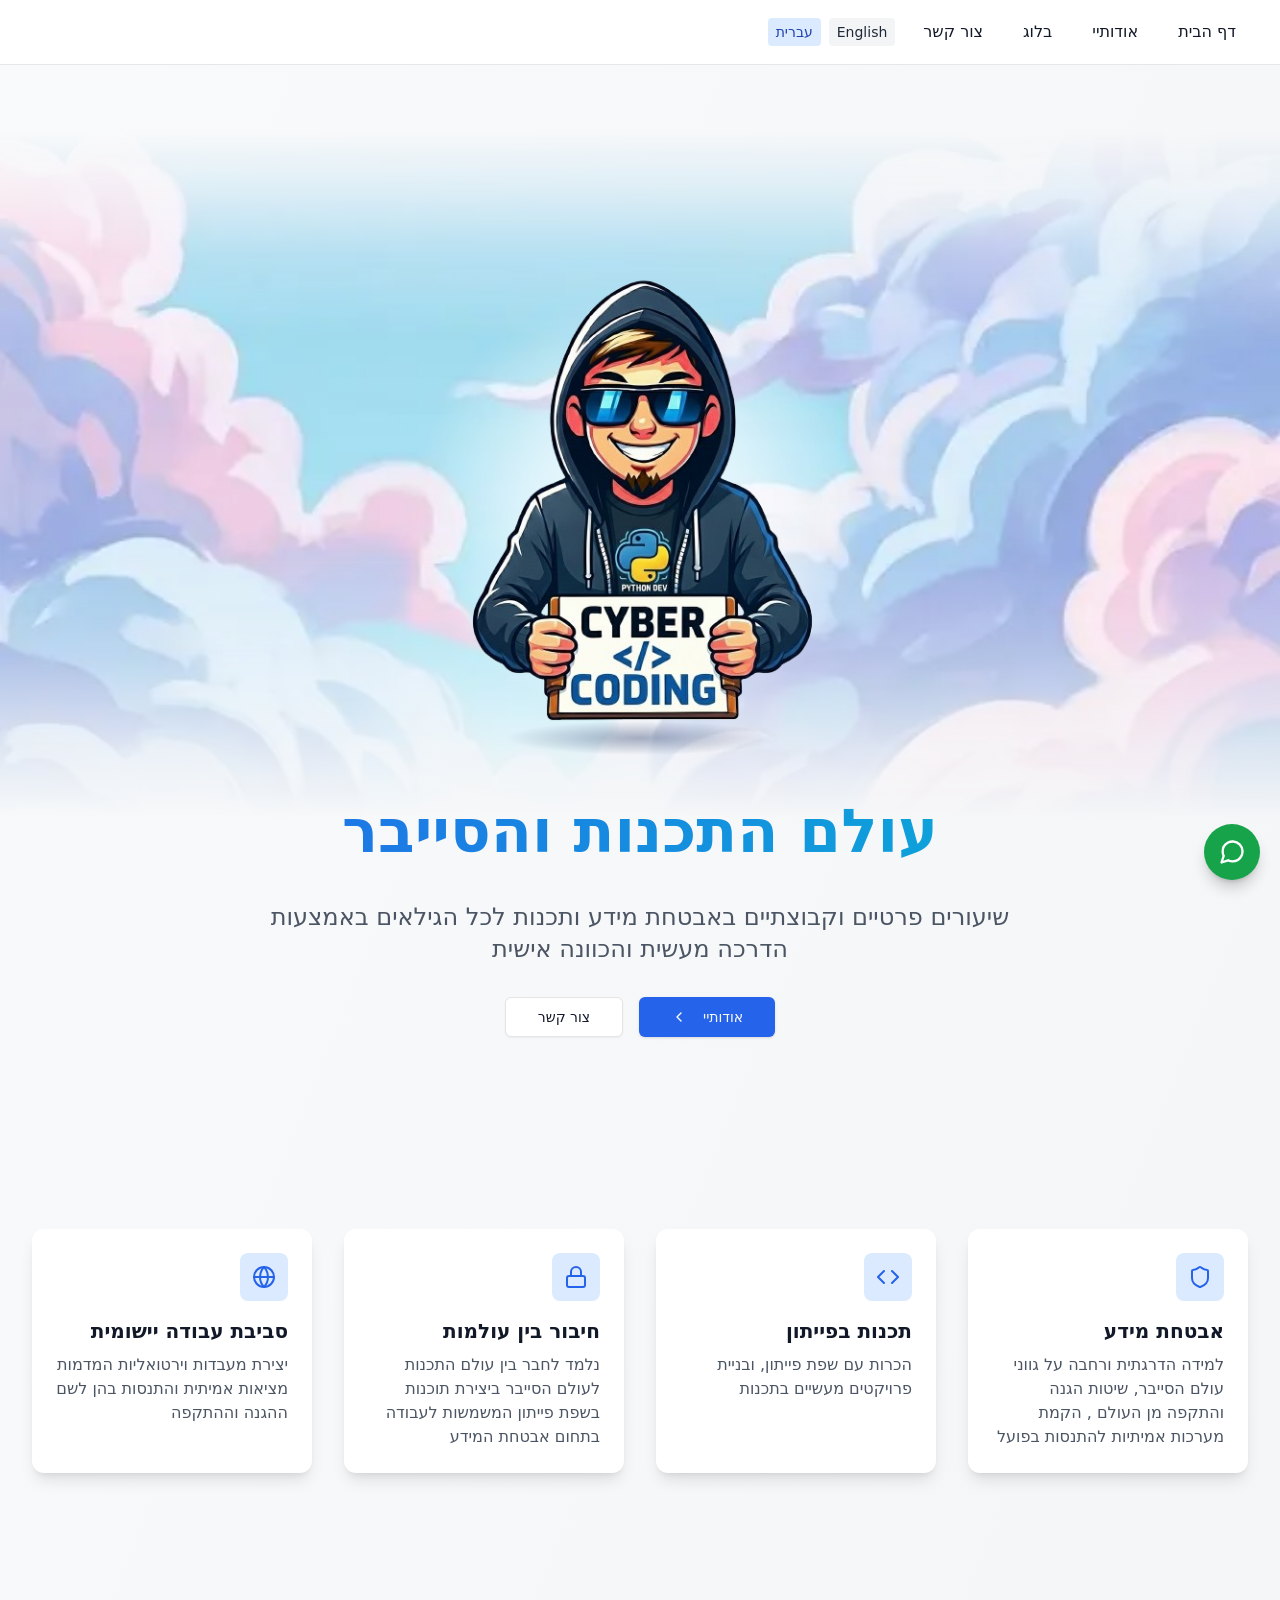
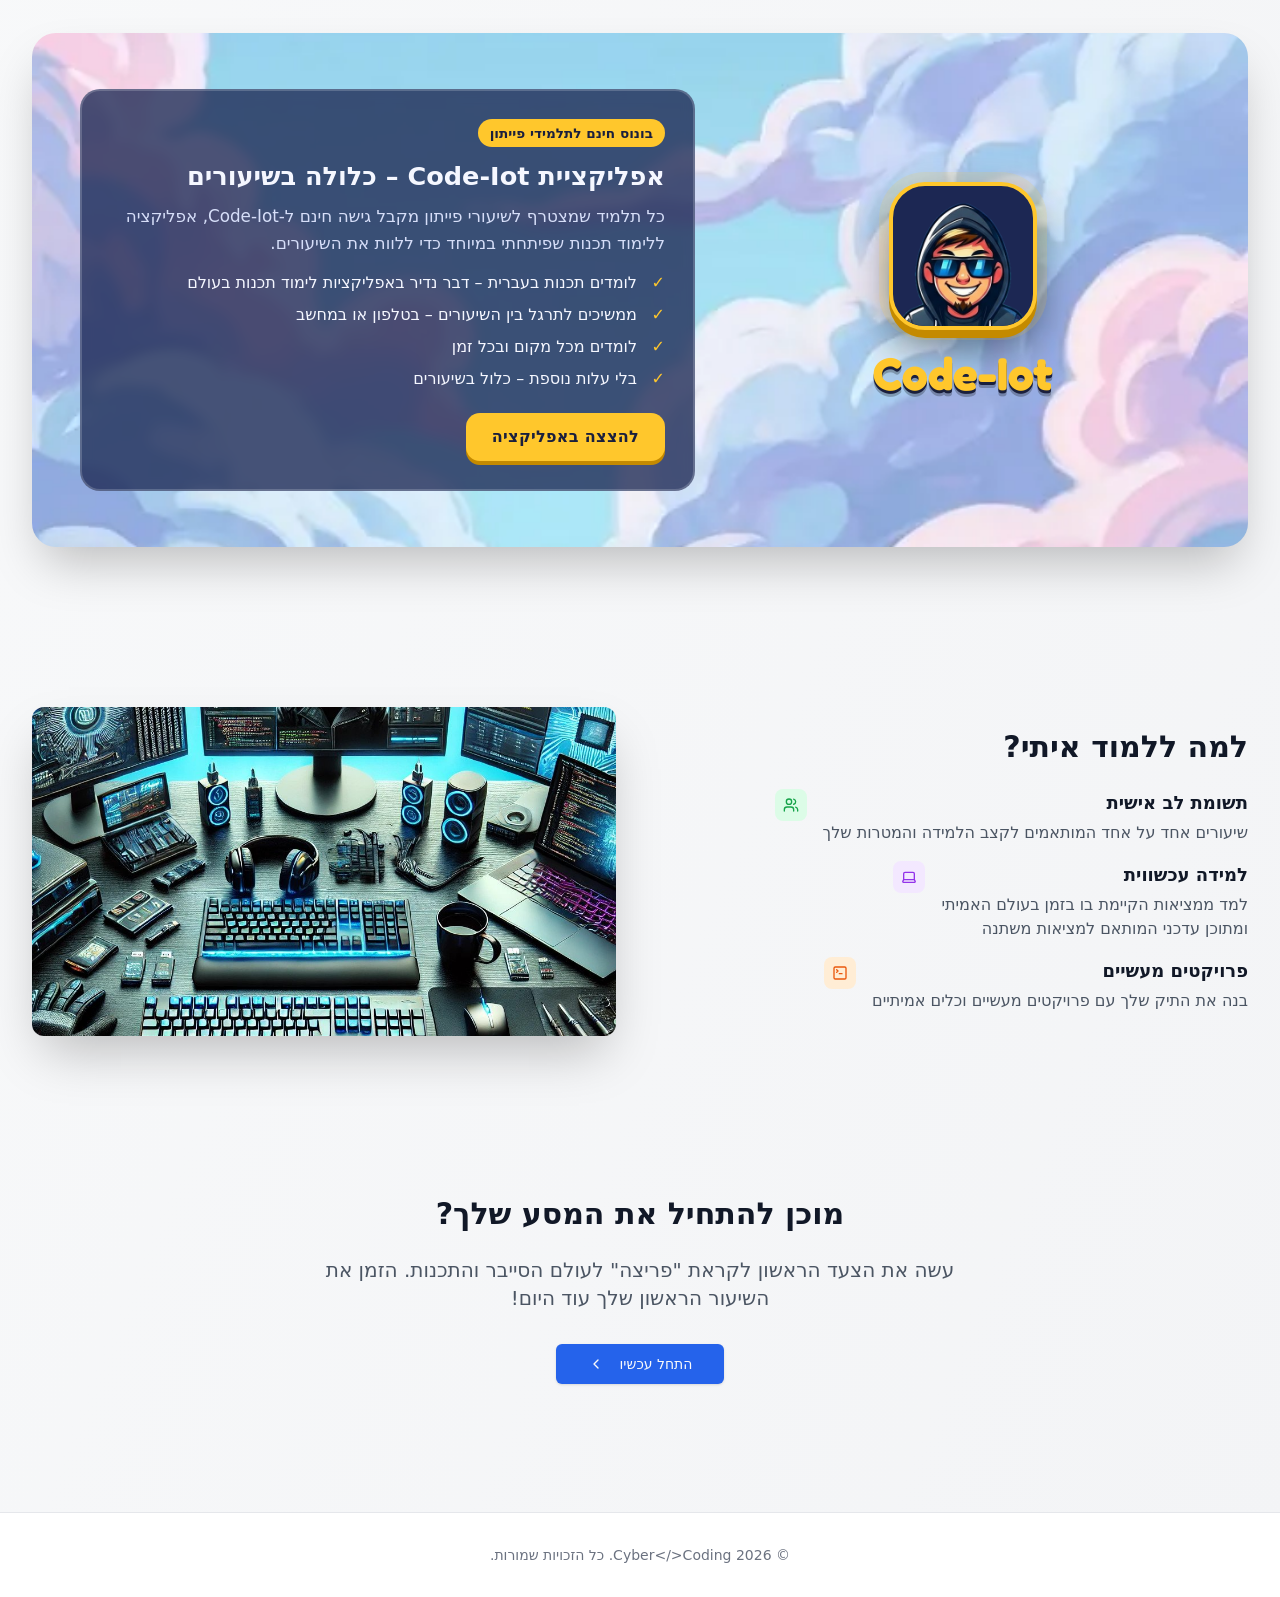
<file: index.html>
<!DOCTYPE html>
<html lang="he" dir="rtl">
<head>
  <meta charset="utf-8">
  <meta name="viewport" content="width=device-width, initial-scale=1.0">
  <title>Cyber&lt;/&gt;Coding | שיעורים פרטיים בסייבר ותכנות</title>
  <meta name="description" content="שיעורים פרטיים וקבוצתיים באבטחת מידע ותכנות בפייתון לכל הגילאים, באמצעות הדרכה מעשית והכוונה אישית.">
  <link rel="canonical" href="https://cybercodingil.github.io/">
  <meta name="theme-color" content="#2563eb">

  <!-- Link previews (WhatsApp, Facebook, LinkedIn, X) -->
  <meta property="og:type" content="website">
  <meta property="og:site_name" content="Cyber&lt;/&gt;Coding">
  <meta property="og:locale" content="he_IL">
  <meta property="og:locale:alternate" content="en_US">
  <meta property="og:title" content="Cyber&lt;/&gt;Coding | שיעורים פרטיים בסייבר ותכנות">
  <meta property="og:description" content="שיעורים פרטיים וקבוצתיים באבטחת מידע ותכנות בפייתון לכל הגילאים, באמצעות הדרכה מעשית והכוונה אישית.">
  <meta property="og:url" content="https://cybercodingil.github.io/">
  <meta property="og:image" content="https://cybercodingil.github.io/assets/img/og-image.jpg">
  <meta property="og:image:width" content="1200">
  <meta property="og:image:height" content="630">
  <meta property="og:image:alt" content="Cyber&lt;/&gt;Coding – עולם התכנות והסייבר">
  <meta name="twitter:card" content="summary_large_image">

  <link rel="icon" type="image/png" href="./assets/img/favicon.png">
  <link rel="apple-touch-icon" href="./assets/img/favicon.png">
  <link rel="preconnect" href="https://fonts.googleapis.com">
  <link rel="preconnect" href="https://fonts.gstatic.com" crossorigin>
  <link rel="stylesheet" href="https://fonts.googleapis.com/css2?family=Fira+Code:wght@500&family=Fredoka:wght@700&display=swap">
  <link rel="stylesheet" href="./assets/css/tailwind.css">
  <link rel="stylesheet" href="./assets/css/site.css">
  <!-- Umami analytics: cookie-free visit and click statistics. Counts only on the live domain. -->
  <script defer src="https://cloud.umami.is/script.js" data-website-id="6c8427b1-e355-451a-9a4e-f69b61891366" data-domains="cybercodingil.github.io"></script>
  <script>
    // Hebrew is the default; switch direction before first paint if the visitor chose English.
    try { if (localStorage.getItem("language") === "en") { document.documentElement.dir = "ltr"; document.documentElement.lang = "en"; } } catch (e) {}
  </script>
</head>
<body data-page="Home" data-root="./">
  <div id="app"></div>
  <noscript>יש להפעיל JavaScript כדי לצפות באתר. Please enable JavaScript to view this site.</noscript>
  <script src="./assets/js/app.js" defer></script>
</body>
</html>
</file>
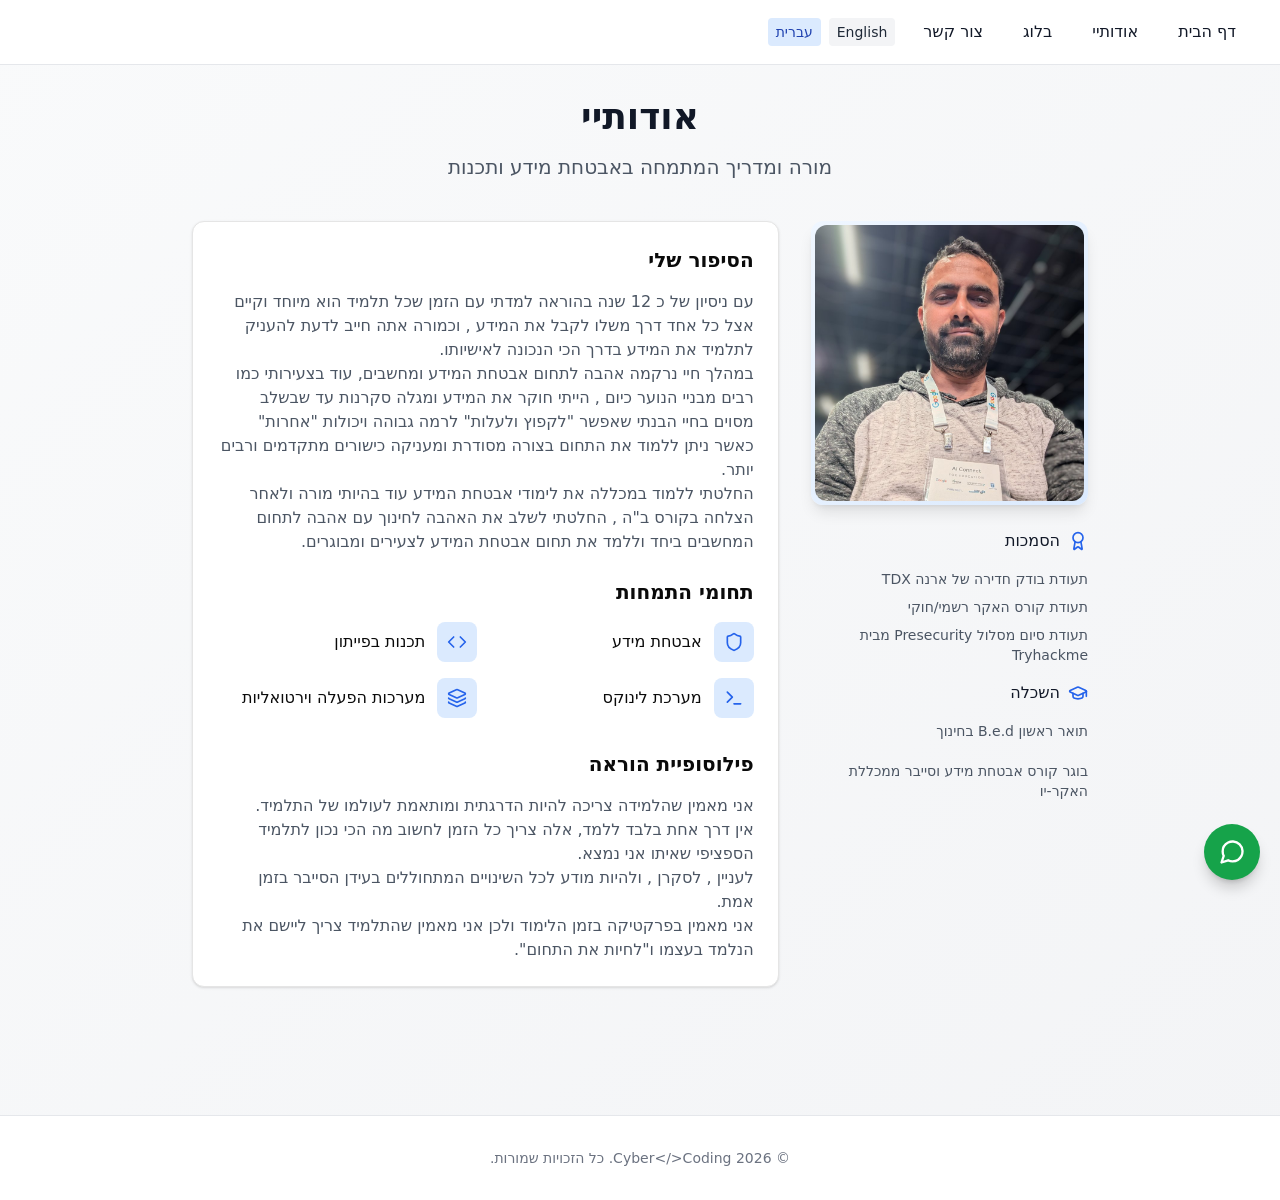
<file: AboutMe/index.html>
<!DOCTYPE html>
<html lang="he" dir="rtl">
<head>
  <meta charset="utf-8">
  <meta name="viewport" content="width=device-width, initial-scale=1.0">
  <title>אודותיי | Cyber&lt;/&gt;Coding</title>
  <meta name="description" content="מורה עם כ-12 שנות ניסיון בהוראה, בוגר קורס אבטחת מידע וסייבר, המלמד סייבר ותכנות בפייתון לצעירים ומבוגרים.">
  <link rel="canonical" href="https://cybercodingil.github.io/AboutMe/">
  <meta name="theme-color" content="#2563eb">

  <!-- Link previews (WhatsApp, Facebook, LinkedIn, X) -->
  <meta property="og:type" content="website">
  <meta property="og:site_name" content="Cyber&lt;/&gt;Coding">
  <meta property="og:locale" content="he_IL">
  <meta property="og:locale:alternate" content="en_US">
  <meta property="og:title" content="אודותיי | Cyber&lt;/&gt;Coding">
  <meta property="og:description" content="מורה עם כ-12 שנות ניסיון בהוראה, בוגר קורס אבטחת מידע וסייבר, המלמד סייבר ותכנות בפייתון לצעירים ומבוגרים.">
  <meta property="og:url" content="https://cybercodingil.github.io/AboutMe/">
  <meta property="og:image" content="https://cybercodingil.github.io/assets/img/og-image.jpg">
  <meta property="og:image:width" content="1200">
  <meta property="og:image:height" content="630">
  <meta property="og:image:alt" content="Cyber&lt;/&gt;Coding – עולם התכנות והסייבר">
  <meta name="twitter:card" content="summary_large_image">

  <link rel="icon" type="image/png" href="../assets/img/favicon.png">
  <link rel="apple-touch-icon" href="../assets/img/favicon.png">
  <link rel="preconnect" href="https://fonts.googleapis.com">
  <link rel="preconnect" href="https://fonts.gstatic.com" crossorigin>
  <link rel="stylesheet" href="https://fonts.googleapis.com/css2?family=Fira+Code:wght@500&family=Fredoka:wght@700&display=swap">
  <link rel="stylesheet" href="../assets/css/tailwind.css">
  <link rel="stylesheet" href="../assets/css/site.css">
  <!-- Umami analytics: cookie-free visit and click statistics. Counts only on the live domain. -->
  <script defer src="https://cloud.umami.is/script.js" data-website-id="6c8427b1-e355-451a-9a4e-f69b61891366" data-domains="cybercodingil.github.io"></script>
  <script>
    // Hebrew is the default; switch direction before first paint if the visitor chose English.
    try { if (localStorage.getItem("language") === "en") { document.documentElement.dir = "ltr"; document.documentElement.lang = "en"; } } catch (e) {}
  </script>
</head>
<body data-page="AboutMe" data-root="../">
  <div id="app"></div>
  <noscript>יש להפעיל JavaScript כדי לצפות באתר. Please enable JavaScript to view this site.</noscript>
  <script src="../assets/js/app.js" defer></script>
</body>
</html>
</file>
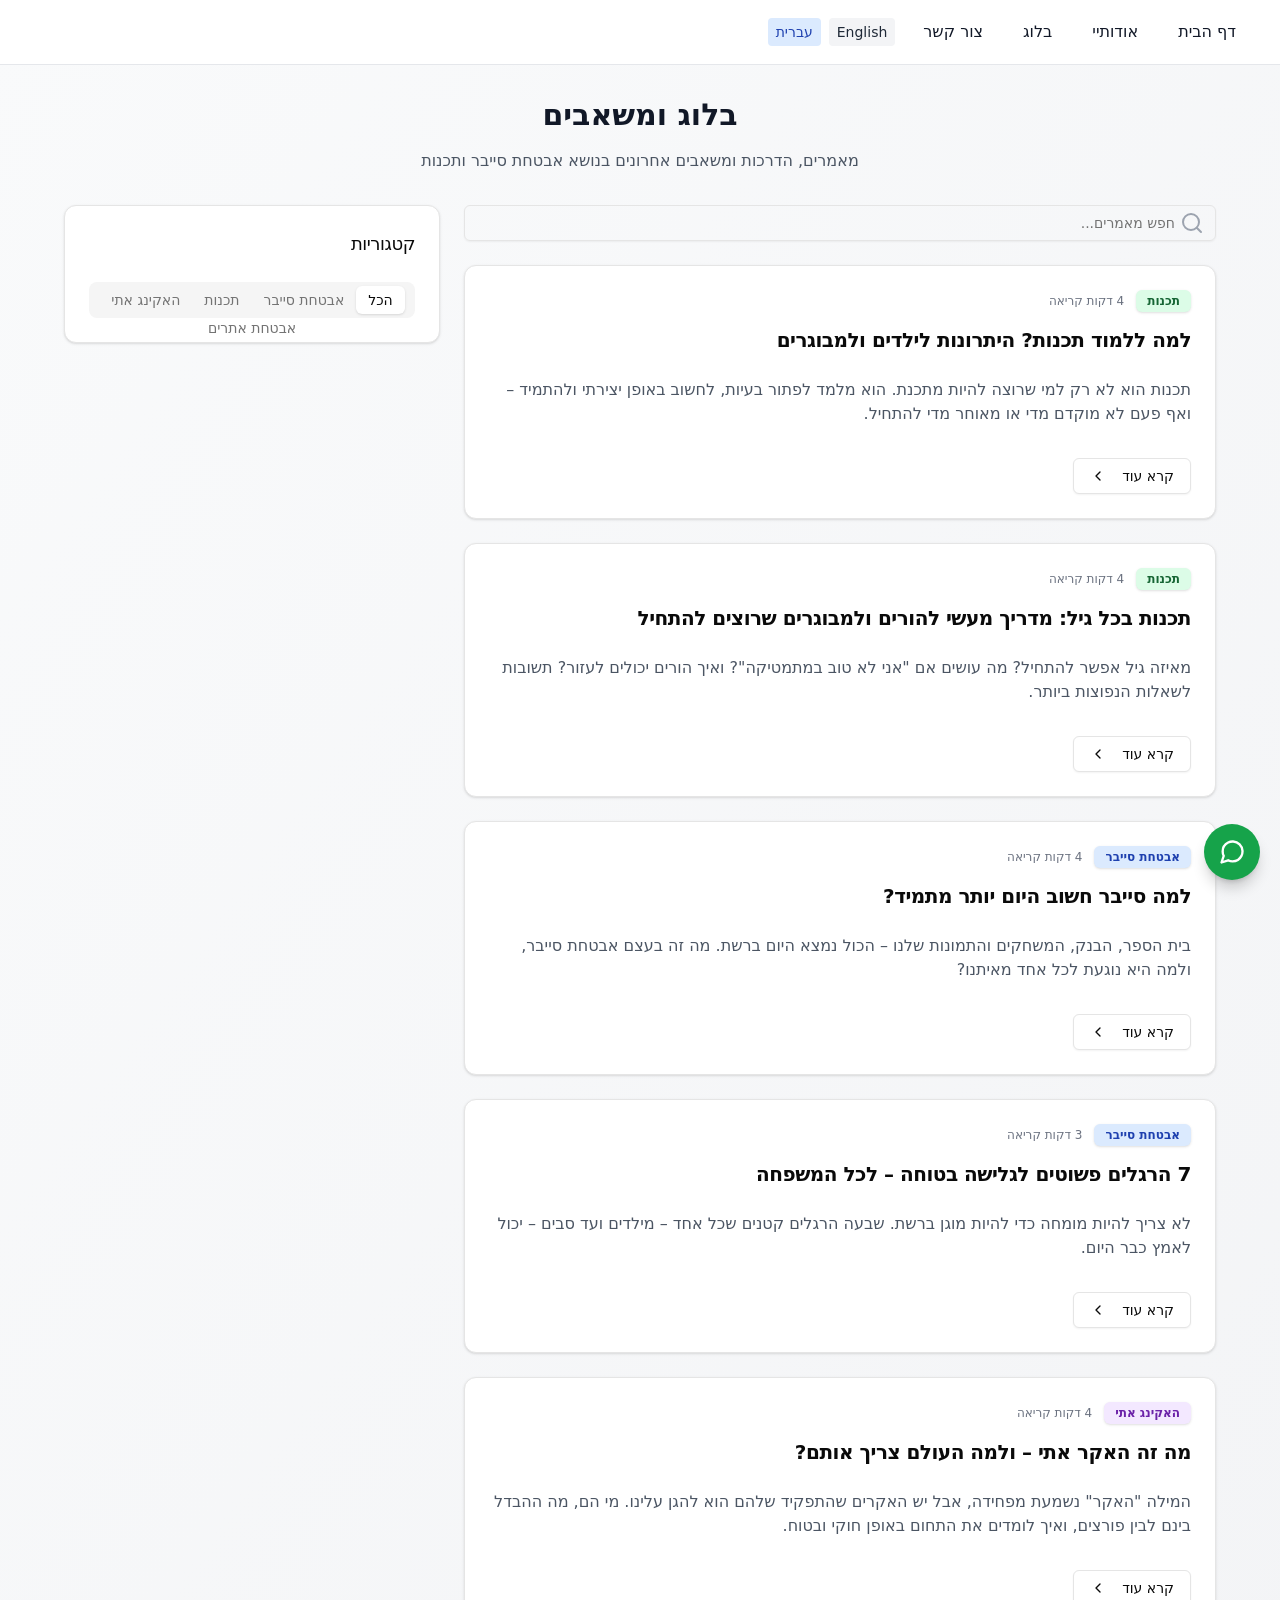
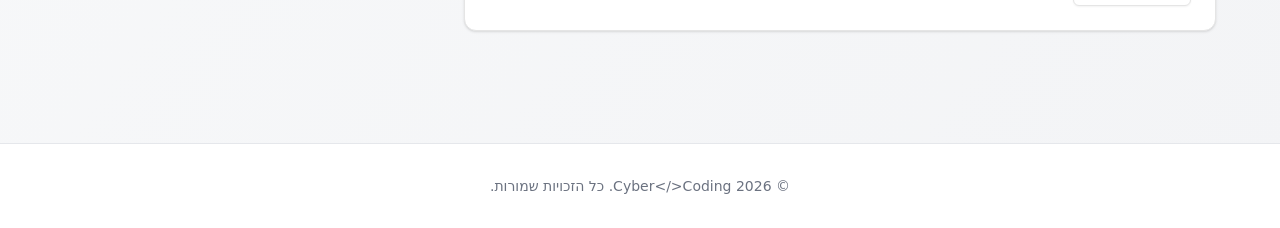
<file: Blog/index.html>
<!DOCTYPE html>
<html lang="he" dir="rtl">
<head>
  <meta charset="utf-8">
  <meta name="viewport" content="width=device-width, initial-scale=1.0">
  <title>בלוג ומשאבים | Cyber&lt;/&gt;Coding</title>
  <meta name="description" content="מאמרים, הדרכות ומשאבים בנושא אבטחת סייבר ותכנות.">
  <link rel="canonical" href="https://cybercodingil.github.io/Blog/">
  <meta name="theme-color" content="#2563eb">

  <!-- Link previews (WhatsApp, Facebook, LinkedIn, X) -->
  <meta property="og:type" content="website">
  <meta property="og:site_name" content="Cyber&lt;/&gt;Coding">
  <meta property="og:locale" content="he_IL">
  <meta property="og:locale:alternate" content="en_US">
  <meta property="og:title" content="בלוג ומשאבים | Cyber&lt;/&gt;Coding">
  <meta property="og:description" content="מאמרים, הדרכות ומשאבים בנושא אבטחת סייבר ותכנות.">
  <meta property="og:url" content="https://cybercodingil.github.io/Blog/">
  <meta property="og:image" content="https://cybercodingil.github.io/assets/img/og-image.jpg">
  <meta property="og:image:width" content="1200">
  <meta property="og:image:height" content="630">
  <meta property="og:image:alt" content="Cyber&lt;/&gt;Coding – עולם התכנות והסייבר">
  <meta name="twitter:card" content="summary_large_image">

  <link rel="icon" type="image/png" href="../assets/img/favicon.png">
  <link rel="apple-touch-icon" href="../assets/img/favicon.png">
  <link rel="preconnect" href="https://fonts.googleapis.com">
  <link rel="preconnect" href="https://fonts.gstatic.com" crossorigin>
  <link rel="stylesheet" href="https://fonts.googleapis.com/css2?family=Fira+Code:wght@500&family=Fredoka:wght@700&display=swap">
  <link rel="stylesheet" href="../assets/css/tailwind.css">
  <link rel="stylesheet" href="../assets/css/site.css">
  <!-- Umami analytics: cookie-free visit and click statistics. Counts only on the live domain. -->
  <script defer src="https://cloud.umami.is/script.js" data-website-id="6c8427b1-e355-451a-9a4e-f69b61891366" data-domains="cybercodingil.github.io"></script>
  <script>
    // Hebrew is the default; switch direction before first paint if the visitor chose English.
    try { if (localStorage.getItem("language") === "en") { document.documentElement.dir = "ltr"; document.documentElement.lang = "en"; } } catch (e) {}
  </script>
</head>
<body data-page="Blog" data-root="../">
  <div id="app"></div>
  <noscript>יש להפעיל JavaScript כדי לצפות באתר. Please enable JavaScript to view this site.</noscript>
  <script src="../assets/js/posts.js" defer></script>
  <script src="../assets/js/app.js" defer></script>
</body>
</html>
</file>
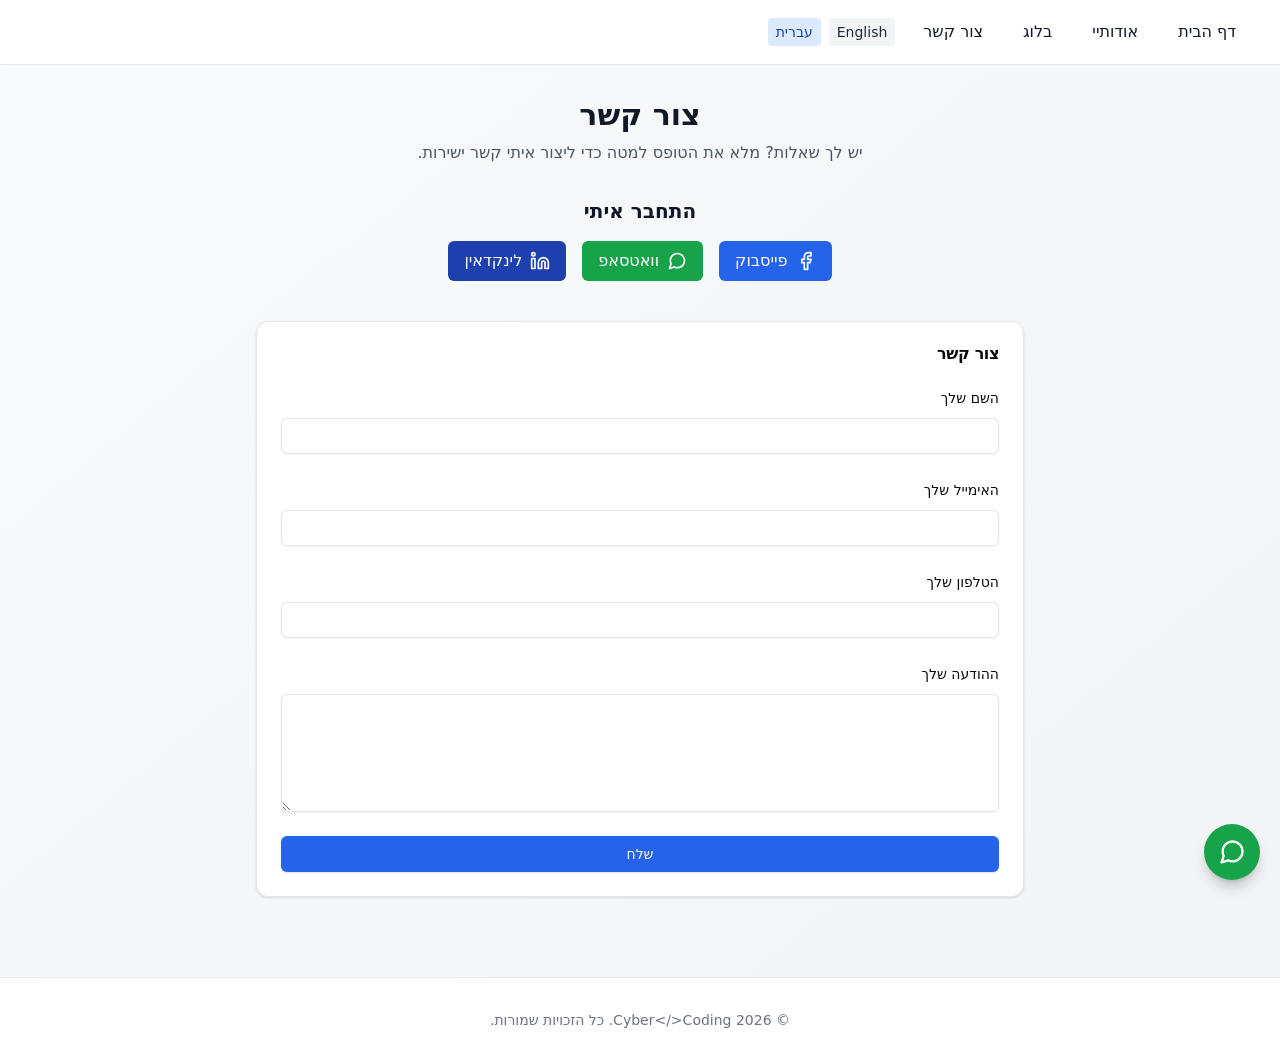
<file: Contact/index.html>
<!DOCTYPE html>
<html lang="he" dir="rtl">
<head>
  <meta charset="utf-8">
  <meta name="viewport" content="width=device-width, initial-scale=1.0">
  <title>צור קשר | Cyber&lt;/&gt;Coding</title>
  <meta name="description" content="רוצה להתחיל ללמוד סייבר ותכנות? השאר פרטים או פנה בוואטסאפ ואחזור אליך בהקדם.">
  <link rel="canonical" href="https://cybercodingil.github.io/Contact/">
  <meta name="theme-color" content="#2563eb">

  <!-- Link previews (WhatsApp, Facebook, LinkedIn, X) -->
  <meta property="og:type" content="website">
  <meta property="og:site_name" content="Cyber&lt;/&gt;Coding">
  <meta property="og:locale" content="he_IL">
  <meta property="og:locale:alternate" content="en_US">
  <meta property="og:title" content="צור קשר | Cyber&lt;/&gt;Coding">
  <meta property="og:description" content="רוצה להתחיל ללמוד סייבר ותכנות? השאר פרטים או פנה בוואטסאפ ואחזור אליך בהקדם.">
  <meta property="og:url" content="https://cybercodingil.github.io/Contact/">
  <meta property="og:image" content="https://cybercodingil.github.io/assets/img/og-image.jpg">
  <meta property="og:image:width" content="1200">
  <meta property="og:image:height" content="630">
  <meta property="og:image:alt" content="Cyber&lt;/&gt;Coding – עולם התכנות והסייבר">
  <meta name="twitter:card" content="summary_large_image">

  <link rel="icon" type="image/png" href="../assets/img/favicon.png">
  <link rel="apple-touch-icon" href="../assets/img/favicon.png">
  <link rel="preconnect" href="https://fonts.googleapis.com">
  <link rel="preconnect" href="https://fonts.gstatic.com" crossorigin>
  <link rel="stylesheet" href="https://fonts.googleapis.com/css2?family=Fira+Code:wght@500&family=Fredoka:wght@700&display=swap">
  <link rel="stylesheet" href="../assets/css/tailwind.css">
  <link rel="stylesheet" href="../assets/css/site.css">
  <!-- Umami analytics: cookie-free visit and click statistics. Counts only on the live domain. -->
  <script defer src="https://cloud.umami.is/script.js" data-website-id="6c8427b1-e355-451a-9a4e-f69b61891366" data-domains="cybercodingil.github.io"></script>
  <script>
    // Hebrew is the default; switch direction before first paint if the visitor chose English.
    try { if (localStorage.getItem("language") === "en") { document.documentElement.dir = "ltr"; document.documentElement.lang = "en"; } } catch (e) {}
  </script>
</head>
<body data-page="Contact" data-root="../">
  <div id="app"></div>
  <noscript>יש להפעיל JavaScript כדי לצפות באתר. Please enable JavaScript to view this site.</noscript>
  <script src="../assets/js/app.js" defer></script>
</body>
</html>
</file>
<file: assets/css/site.css>
/* Custom styles from the original site (layout + home page) */
:root { --neon-blue: #00f3ff; }
.neon-text { color: var(--neon-blue); }
@keyframes pulse { 0%, 100% { opacity: 1; } 50% { opacity: .7; } }
.animate-pulse { animation: pulse 3s infinite; }

.glitch-container { position: relative; display: inline-block; }
.glitch-image {
  position: relative;
  animation: breathing 4s ease-in-out infinite, subtle-move 8s ease-in-out infinite;
  transform-origin: center bottom;
}
.glitch-container:hover .glitch-image {
  animation: breathing 2s ease-in-out infinite, head-tilt 3s ease-in-out infinite;
}
@keyframes breathing {
  0%, 100% { transform: scale(1) translateY(0); }
  50% { transform: scale(1.02) translateY(-5px); }
}
@keyframes head-tilt {
  0%, 100% { transform: rotate(0deg) translateX(0); }
  25% { transform: rotate(1deg) translateX(2px); }
  75% { transform: rotate(-1deg) translateX(-2px); }
}
@keyframes subtle-move {
  0%, 100% { transform: translateY(0) translateX(0); }
  25% { transform: translateY(-3px) translateX(2px); }
  50% { transform: translateY(-5px) translateX(0); }
  75% { transform: translateY(-3px) translateX(-2px); }
}
@keyframes blink { 0%, 90%, 100% { opacity: 1; } 95% { opacity: .3; } }

/* Avoid sideways scrolling on small phones */
html, body { overflow-x: hidden; }

/* Floating WhatsApp button — always bottom-right, in both languages */
.whatsapp-float {
  position: fixed;
  bottom: 20px;
  right: 20px;
  z-index: 50;
  width: 56px;
  height: 56px;
  border-radius: 9999px;
  background: #16a34a; /* green-600, same as the WhatsApp button on the contact page */
  color: #fff;
  display: flex;
  align-items: center;
  justify-content: center;
  box-shadow: 0 10px 15px -3px rgb(0 0 0 / .2), 0 4px 6px -4px rgb(0 0 0 / .2);
  transition: transform .2s ease, background-color .2s ease;
}
.whatsapp-float:hover { background: #15803d; transform: scale(1.08); }
.whatsapp-float:focus-visible { outline: 3px solid #93c5fd; outline-offset: 3px; }
/* Keep the footer text clear of the button on phones */
@media (max-width: 767px) { footer { padding-bottom: 64px; } }

/* ===== Code-Iot look: painted clouds + drifting code words ===== */
.code-word {
  position: absolute; top: 100%; white-space: nowrap; direction: ltr;
  font-family: "Fira Code", ui-monospace, SFMono-Regular, Menlo, monospace; font-weight: 500;
  color: #24306e; opacity: 0; filter: blur(.6px); text-shadow: 0 0 6px rgba(255, 255, 255, .55);
  animation: codeRise var(--float-duration, 20s) linear infinite;
  will-change: transform, opacity;
}
@keyframes codeRise {
  0%   { transform: translateY(0) translateX(0); opacity: 0; }
  10%  { opacity: .5; }
  85%  { opacity: .5; }
  100% { transform: translateY(-760px) translateX(var(--drift, 0)); opacity: 0; }
}
@media (prefers-reduced-motion: reduce) {
  .code-word { animation: none; opacity: .35; top: auto; bottom: calc(var(--y, 30) * 1%); }
}

/* Hero: clouds behind the character */
.hero-sky { position: relative; padding: 24px 0; }
.hero-sky-content { position: relative; z-index: 1; }
.hero-sky-bg {
  position: absolute; top: -70px; bottom: -40px; left: 50%; transform: translateX(-50%);
  width: 100%; overflow: hidden; pointer-events: none;
  background: #8fb4e6 url("../img/clouds.webp") center / cover no-repeat;
  /* Long, gradual fade that reaches full transparency before every edge,
     so the sky melts into the page with no visible border or cut. */
  -webkit-mask-image: var(--sky-mask); mask-image: var(--sky-mask);
}
/* Variant "soft": a gentle patch of sky around the character */
.hero-sky.soft .hero-sky-bg {
  width: min(920px, 100%);
  --sky-mask: radial-gradient(ellipse 50% 50% at 50% 50%,
    #000 0%, #000 22%, rgba(0,0,0,.8) 40%, rgba(0,0,0,.45) 62%, rgba(0,0,0,.15) 82%, transparent 100%);
}
/* Variant "wide": more sky, spreading across the whole width */
.hero-sky.wide .hero-sky-bg {
  --sky-mask: radial-gradient(ellipse 50% 50% at 50% 50%,
    #000 0%, #000 38%, rgba(0,0,0,.8) 55%, rgba(0,0,0,.45) 72%, rgba(0,0,0,.15) 88%, transparent 100%);
}

/* App promo section */
.app-promo {
  position: relative; overflow: hidden; border-radius: 24px;
  background: #8fb4e6 url("../img/clouds.webp") center / cover no-repeat;
  box-shadow: 0 25px 50px -12px rgb(0 0 0 / .25);
}
.app-promo-bg { position: absolute; inset: 0; overflow: hidden; pointer-events: none; }
.app-promo-inner {
  position: relative; z-index: 1; display: grid; gap: 32px; align-items: center;
  padding: 40px 24px;
}
@media (min-width: 768px) { .app-promo-inner { grid-template-columns: 1fr 1.3fr; padding: 56px 48px; } }
.app-promo-brand { text-align: center; }
.app-logo-mark {
  width: 148px; height: 148px; margin: 0 auto 18px; border-radius: 36px; overflow: hidden;
  background: #1c2753; border: 4px solid #ffc72c;
  box-shadow: 0 8px 0 #c48a00, 0 0 0 10px rgba(255, 199, 44, .15), 0 18px 40px rgba(5, 10, 30, .5);
}
.app-logo-mark img { width: 100%; height: 100%; object-fit: cover; display: block; }
.app-logo-title {
  font-family: "Fredoka", "Rubik", system-ui, sans-serif; font-weight: 700; font-size: 46px; line-height: 1.1;
  color: #ffc72c; text-shadow: 0 3px 0 #1a1f3d, 0 6px 0 rgba(0, 0, 0, .25); direction: ltr;
}
.app-promo-card {
  background: rgba(28, 39, 83, .78); color: #f5f7ff; border: 2px solid rgba(255, 255, 255, .18);
  border-radius: 20px; padding: 28px; backdrop-filter: blur(6px); -webkit-backdrop-filter: blur(6px);
}
.app-badge {
  display: inline-block; background: #ffc72c; color: #1a1f3d; font-weight: 800; font-size: .85rem;
  padding: 4px 12px; border-radius: 9999px; margin-bottom: 14px;
}
.app-promo-title { font-size: 1.6rem; font-weight: 800; line-height: 1.25; margin-bottom: 10px; }
.app-promo-desc { color: #d6def8; font-size: 1.05rem; line-height: 1.6; margin-bottom: 14px; }
.app-promo-list { list-style: none; padding: 0; margin: 0 0 22px; }
.app-promo-list li { position: relative; padding-inline-start: 28px; margin-bottom: 8px; color: #f5f7ff; }
.app-promo-list li::before {
  content: "✓"; position: absolute; inset-inline-start: 0; top: 0; color: #ffc72c; font-weight: 900;
}
.app-cta {
  display: inline-block; background: #ffc72c; color: #1a1f3d; font-weight: 800; letter-spacing: .02em;
  padding: 12px 26px; border-radius: 14px; box-shadow: 0 4px 0 #c48a00; transition: transform .15s ease, box-shadow .15s ease;
}
.app-cta:hover { transform: translateY(1px); box-shadow: 0 3px 0 #c48a00; }
.app-cta:active { transform: translateY(4px); box-shadow: 0 0 0 #c48a00; }

/* Variant "full": sky across the whole screen width, fading only at the top and bottom */
.hero-sky.full .hero-sky-bg {
  width: 100vw; top: -110px; bottom: -50px;
  --sky-mask: linear-gradient(to bottom,
    transparent 0%, rgba(0,0,0,.25) 8%, rgba(0,0,0,.7) 18%, #000 30%,
    #000 62%, rgba(0,0,0,.7) 76%, rgba(0,0,0,.25) 90%, transparent 100%);
}
/* The hero section normally clips its content; let the full-width sky reach the screen edges */
.hero-section:has(.hero-sky.full) { overflow: visible; }

/* Hero character: a bit larger on wide screens, so it fills the full-width sky */
@media (min-width: 1024px) {
  .hero-sky.full .glitch-image { width: 30rem; height: 30rem; }
}
/* Option B: soft light glow behind the character + faint shadow beneath it */
.hero-sky.glow .glitch-container::before {
  content: ""; position: absolute; inset: 6% 2% 4%; z-index: -1; border-radius: 50%;
  background: radial-gradient(closest-side, rgba(255,255,255,.95), rgba(255,255,255,.6) 50%, rgba(255,255,255,0));
  filter: blur(6px);
}
.hero-sky.glow .glitch-container::after {
  content: ""; position: absolute; left: 22%; right: 22%; bottom: -2%; height: 7%; z-index: -1; border-radius: 50%;
  background: radial-gradient(closest-side, rgba(20,40,90,.35), rgba(20,40,90,0));
}
.hero-sky.glow .glitch-container { isolation: isolate; }
/* Phones and tablets: fewer lanes of code words so they have room and never overlap */
@media (max-width: 1023px) { .code-word.lane-extra { display: none; } }

/* ===== Blog article page ===== */
.article { padding: 28px 22px; }
@media (min-width: 768px) { .article { padding: 44px 52px; } }
.article-title { font-size: 1.75rem; line-height: 1.25; font-weight: 800; margin-bottom: 12px; }
@media (min-width: 768px) { .article-title { font-size: 2.25rem; } }
.article-lead { font-size: 1.15rem; line-height: 1.7; color: #4b5563; margin-bottom: 28px; padding-bottom: 24px; border-bottom: 1px solid #e5e7eb; }
.article-body { font-size: 1.075rem; line-height: 1.85; color: #1f2937; }
.article-body h2 { font-size: 1.35rem; font-weight: 700; margin: 32px 0 10px; color: #111827; }
.article-body p { margin-bottom: 16px; }
.article-body ul, .article-body ol { margin: 0 0 18px; padding-inline-start: 1.4em; }
.article-body ul { list-style: disc; }
.article-body ol { list-style: decimal; }
.article-body li { margin-bottom: 10px; padding-inline-start: 4px; }
.article-body li::marker { color: #2563eb; font-weight: 700; }
.article-tip {
  margin: 22px 0; padding: 16px 18px; border-radius: 12px;
  background: #eff6ff; border-inline-start: 4px solid #2563eb; color: #1e3a8a;
}
.article-cta {
  margin-top: 28px; padding: 28px 22px; border-radius: 16px; text-align: center;
  background: linear-gradient(135deg, #eff6ff, #ecfeff); border: 1px solid #dbeafe;
}
</file>
